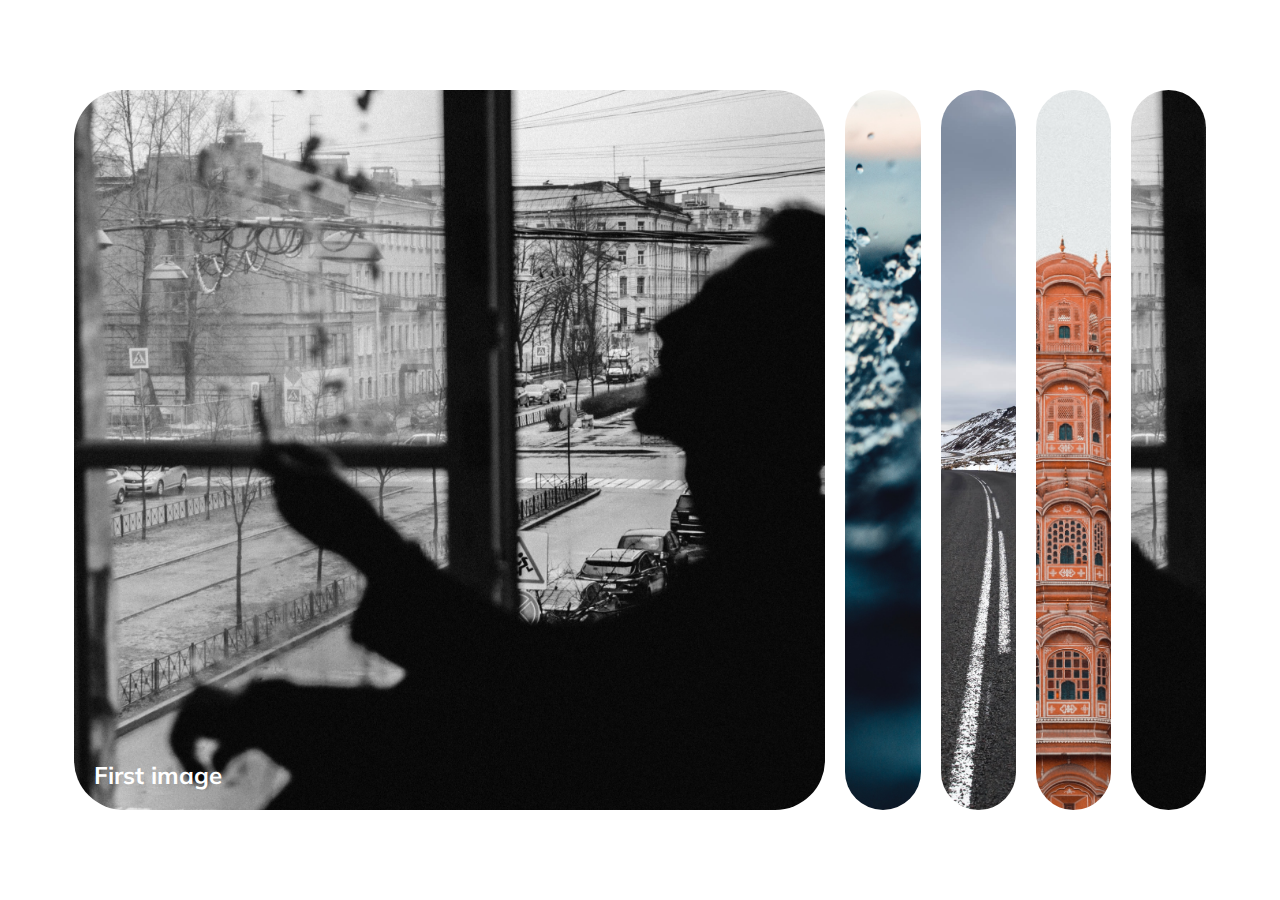
<file: 01_cards/index.html>
<!DOCTYPE html>
<html lang="en">
<head>
    <meta charset="UTF-8">
    <meta http-equiv="X-UA-Compatible" content="IE=edge">
    <meta name="viewport" content="width=device-width, initial-scale=1.0">
    <link rel="stylesheet" href="styles.css">
    <link rel="stylesheet" href="https://cdnjs.cloudflare.com/ajax/libs/font-awesome/5.15.3/css/all.min.css" />
    <title>Expanding cards</title>
</head>
<body>
    <div class="container">
        <div class="panel active" style="background-image: url('./images/klara-kulikova-7p1Oa348TaU-unsplash.jpg');">
            <h3>First image</h3>
        </div>
        <div class="panel" style="background-image: url('./images/marcos-paulo-prado-XZolOONlk68-unsplash.jpg');">
            <h3>Second image</h3>
        </div>
        <div class="panel" style="background-image: url('./images/olivier-bergeron-irkc24JwsYA-unsplash.jpg');">
            <h3>Third image</h3>
        </div>
        <div class="panel" style="background-image: url('./images/prateek-katyal-To6i1FNfsOc-unsplash.jpg');">
            <h3>Fourth image</h3>
        </div>
        <div class="panel" style="background-image: url('./images/klara-kulikova-7p1Oa348TaU-unsplash.jpg');">
            <h3>Fifth image</h3>
        </div>
    </div>
    <script src="script.js"></script>
</body>
</html>
</file>
<file: 01_cards/styles.css>
@import url('https://fonts.googleapis.com/css2?family=Muli&display=swap');


* {
  box-sizing: border-box;  
}
body {
    font-family: 'Muli', 'sans-serif';
    display: flex;
    margin: 0;
    align-items: center;
    justify-content: center;
    height: 100vh;
    overflow: hidden;
    margin: 0;
}

.container {
  display: flex;
  width: 90vw;
}

.panel {
  background-size: cover;
  background-position: center;
  background-repeat: no-repeat;
  height: 80vh;
  border-radius: 50px;
  color: #FFF;
  cursor: pointer;
  flex: 0.5;
  margin: 10px;
  position: relative;
  transition: flex 0.7s ease-in;
}

.panel h3 {
  font-size: 24px;
  position: absolute;
  bottom: 20px;
  left: 20px;
  margin: 0;
  opacity: 0;
}

.panel.active {
  flex: 5;
  
}

.panel.active h3 {
  opacity: 1;
  transition: opacity 0.3s ease-in 0.4s;
}

@media(max-width: 480px) {
  .container {
    width: 100vw;
  }

  .panel:nth-last-of-type(4),
  .panel:nth-last-of-type(5) {
    display: none;
  }
}
</file>
